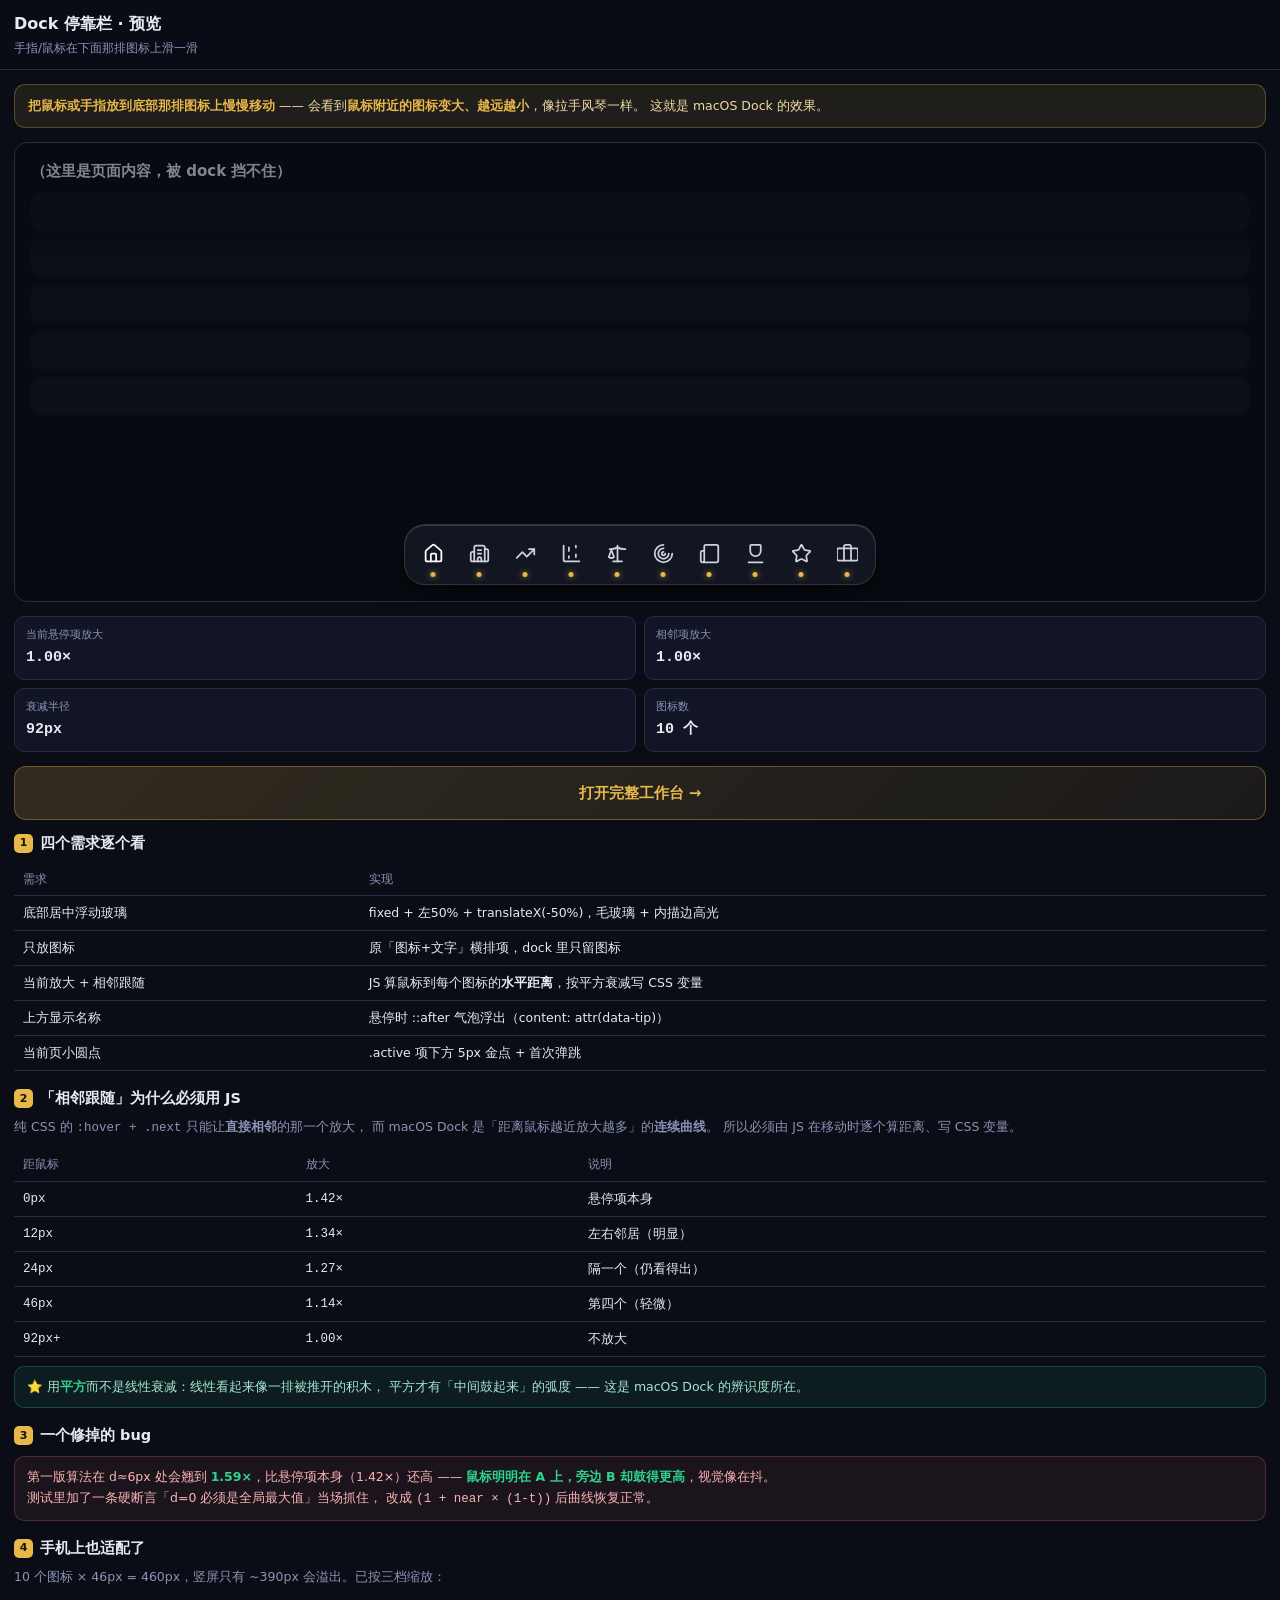
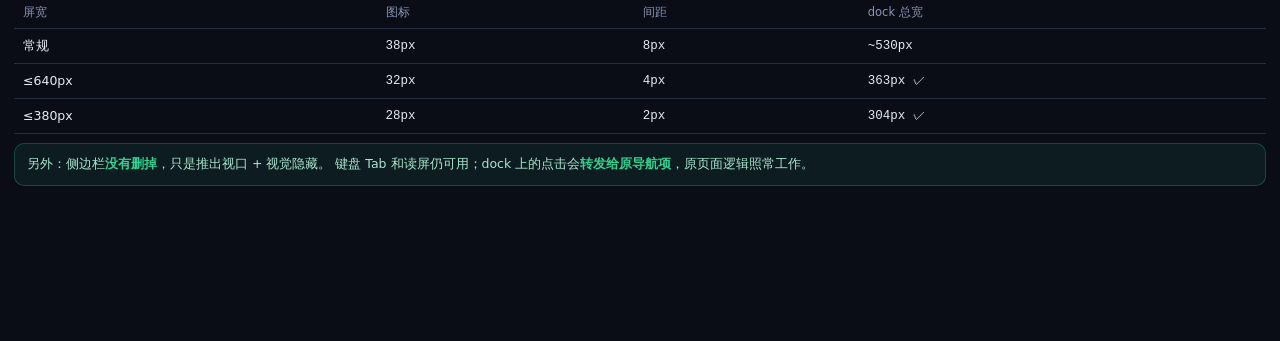
<file: dock-preview.html>
<!DOCTYPE html>
<html lang="zh-CN">
<head>
<meta charset="UTF-8">
<meta name="viewport" content="width=device-width,initial-scale=1,viewport-fit=cover">
<meta name="theme-color" content="#0a0d16">
<title>Dock 停靠栏 · 预览</title>
<style>
*{box-sizing:border-box;margin:0;padding:0;-webkit-tap-highlight-color:transparent}
:root{
  --bg:#0a0d16;--surf:#111525;--surf2:#161d31;--line:#242c42;
  --txt:#e8eaf2;--sub:#8b93b5;--gold:#e8b84b;
  --dock-icon:38px;--dock-gap:8px;--dock-pad:9px;--dock-radius:21px;
  --dock-amp:1.42;--dock-falloff:92px;--dock-near:0.62;
}
body{background:var(--bg);color:var(--txt);
  font:15px/1.6 -apple-system,"Segoe UI",system-ui,"PingFang SC",sans-serif;
  padding:0 0 calc(var(--dock-icon) + 90px) env(safe-area-inset-bottom)}
.hd{position:sticky;top:0;z-index:20;background:rgba(10,13,22,.94);
  backdrop-filter:blur(14px);-webkit-backdrop-filter:blur(14px);
  padding:calc(env(safe-area-inset-top) + 11px) 14px 11px;border-bottom:1px solid var(--line)}
.hd h1{font-size:16px;font-weight:600}
.hd p{font-size:12px;color:var(--sub);margin-top:2px}
.wrap{padding:14px}
.tip{background:rgba(232,184,75,.1);border:1px solid rgba(232,184,75,.28);
  border-radius:11px;padding:11px 13px;font-size:12.5px;color:#f0d9a8;margin-bottom:14px;line-height:1.65}
.tip b{color:var(--gold)}
/* 演示区 */
.stage{background:#070a10;border:1px solid var(--line);border-radius:13px;
  position:relative;height:min(58vh,460px);overflow:hidden;margin-bottom:14px}
.fake{position:absolute;inset:0;padding:16px;opacity:.55}
.fake h4{font-size:15px;margin-bottom:10px}
.fcard{height:38px;background:rgba(255,255,255,.04);border-radius:9px;margin-bottom:8px}
/* ══ 真正的 dock ══ */
.mac-dock{
  position:absolute;left:50%;bottom:16px;transform:translateX(-50%);
  display:flex;align-items:flex-end;gap:var(--dock-gap);
  padding:var(--dock-pad) var(--dock-pad) calc(var(--dock-pad) + 3px);
  background:rgba(28,32,44,.62);
  backdrop-filter:blur(22px) saturate(180%);-webkit-backdrop-filter:blur(22px) saturate(180%);
  border:1px solid rgba(255,255,255,.13);border-radius:var(--dock-radius);
  box-shadow:0 12px 32px rgba(0,0,0,.38),0 2px 8px rgba(0,0,0,.22),
             inset 0 1px 0 rgba(255,255,255,.14);
  z-index:10;
}
.md-item{
  --dock-scale:1;position:relative;width:var(--dock-icon);height:var(--dock-icon);
  flex:none;display:grid;place-items:center;border-radius:12px;cursor:pointer;
  transform:scale(var(--dock-scale));transform-origin:center bottom;
  transition:transform .16s cubic-bezier(.22,1,.36,1);
  opacity:1;will-change:transform;
}
.md-item>svg{width:21px;height:21px;pointer-events:none;color:#cdd3de;
  stroke:currentColor;fill:none;stroke-width:2;stroke-linecap:round;stroke-linejoin:round;
  transition:color .16s}
.md-item:hover>svg,.md-item.active>svg{color:#fff}
.md-item::after{
  content:attr(data-tip);position:absolute;left:50%;bottom:calc(100% + 13px);
  transform:translateX(-50%) translateY(5px) scale(.94);
  padding:5px 11px;border-radius:8px;white-space:nowrap;
  font-size:12.5px;font-weight:500;color:#f2f4f8;
  background:rgba(20,24,34,.92);backdrop-filter:blur(10px);
  border:1px solid rgba(255,255,255,.12);box-shadow:0 6px 18px rgba(0,0,0,.34);
  opacity:0;visibility:hidden;pointer-events:none;
  transition:opacity .16s ease,transform .18s cubic-bezier(.22,1,.36,1),visibility .16s;
}
.md-item::before{
  content:'';position:absolute;left:50%;bottom:calc(100% + 8px);
  transform:translateX(-50%) translateY(5px);width:6px;height:6px;
  background:rgba(20,24,34,.92);border-right:1px solid rgba(255,255,255,.12);
  border-bottom:1px solid rgba(255,255,255,.12);rotate:45deg;
  opacity:0;visibility:hidden;pointer-events:none;
  transition:opacity .16s ease,transform .18s cubic-bezier(.22,1,.36,1),visibility .16s;
}
.md-item:hover::after,.md-item:hover::before{
  opacity:1;visibility:visible;transform:translateX(-50%) translateY(0) scale(1)}
.md-item:hover::before{transform:translateX(-50%) translateY(0)}
.md-dot{position:absolute;left:50%;bottom:-5px;transform:translateX(-50%);
  width:5px;height:5px;border-radius:50%;background:var(--gold);
  box-shadow:0 0 6px rgba(232,184,75,.75);opacity:1;pointer-events:none}
@keyframes md-dot-pop{0%{transform:translateX(-50%) scale(.2);opacity:0}
  60%{transform:translateX(-50%) scale(1.5);opacity:1}
  100%{transform:translateX(-50%) scale(1);opacity:1}}
.md-item.active .md-dot{animation:md-dot-pop .42s cubic-bezier(.34,1.56,.64,1) both}
/* 说明 */
.sec{margin-bottom:16px}
.sec h2{font-size:14.5px;font-weight:600;margin-bottom:6px;display:flex;align-items:center;gap:7px}
.sec h2 i{background:var(--gold);color:#1a1400;width:19px;height:19px;border-radius:5px;
  display:grid;place-items:center;font-size:11px;font-weight:700;font-style:normal;flex:none}
.sec p{font-size:12.5px;color:var(--sub);line-height:1.75}
table{width:100%;border-collapse:collapse;font-size:12.5px;margin-top:8px}
th,td{text-align:left;padding:7px 9px;border-bottom:1px solid var(--line)}
th{color:var(--sub);font-weight:500;font-size:11.5px}
td.m{font-family:"Cascadia Mono",Consolas,monospace}
.note{background:rgba(52,211,153,.08);border:1px solid rgba(52,211,153,.24);
  border-radius:10px;padding:10px 12px;font-size:12.5px;color:#a8e6cd;margin-top:9px;line-height:1.65}
.note b{color:#2ed591}
.note.warn{background:rgba(248,113,113,.07);border-color:rgba(248,113,113,.24);color:#f8b4b4}
/* 测量 */
.mm{display:grid;grid-template-columns:repeat(2,1fr);gap:8px;margin-bottom:14px}
.mm>div{background:var(--surf);border:1px solid var(--line);border-radius:10px;padding:9px 11px}
.mm span{font-size:11px;color:var(--sub);display:block}
.mm b{font-size:15px;font-family:"Cascadia Mono",monospace;display:block;margin-top:2px}
.go{display:block;text-align:center;padding:14px;border-radius:12px;
  background:linear-gradient(135deg,rgba(232,184,75,.18),rgba(232,184,75,.08));
  border:1px solid rgba(232,184,75,.35);color:var(--gold);text-decoration:none;
  font-size:15px;font-weight:600;margin-bottom:12px}
@media (max-width:640px){
  :root{--dock-icon:32px;--dock-gap:4px;--dock-pad:7px;--dock-radius:18px}
  .md-item>svg{width:18px;height:18px}
  .md-item::after{font-size:11.5px;padding:4px 9px}
}
</style>
</head>
<body>
<div class="hd"><h1>Dock 停靠栏 · 预览</h1><p>手指/鼠标在下面那排图标上滑一滑</p></div>
<div class="wrap">
  <div class="tip">
    <b>把鼠标或手指放到底部那排图标上慢慢移动</b> ——
    会看到<b>鼠标附近的图标变大、越远越小</b>，像拉手风琴一样。
    这就是 macOS Dock 的效果。
  </div>

  <div class="stage">
    <div class="fake">
      <h4>（这里是页面内容，被 dock 挡不住）</h4>
      <div class="fcard"></div><div class="fcard"></div><div class="fcard"></div>
      <div class="fcard"></div><div class="fcard"></div>
    </div>
    <nav class="mac-dock" id="dock" role="navigation" aria-label="主导航"></nav>
  </div>

  <div class="mm">
    <div><span>当前悬停项放大</span><b id="m1">1.00×</b></div>
    <div><span>相邻项放大</span><b id="m2">1.00×</b></div>
    <div><span>衰减半径</span><b>92px</b></div>
    <div><span>图标数</span><b id="m3">—</b></div>
  </div>

  <a class="go" href="https://baobao0933.github.io/finance-workbench/" target="_blank">
    打开完整工作台 →
  </a>

  <div class="sec">
    <h2><i>1</i>四个需求逐个看</h2>
    <table>
      <thead><tr><th>需求</th><th>实现</th></tr></thead>
      <tbody>
        <tr><td>底部居中浮动玻璃</td><td>fixed + 左50% + translateX(-50%)，毛玻璃 + 内描边高光</td></tr>
        <tr><td>只放图标</td><td>原「图标+文字」横排项，dock 里只留图标</td></tr>
        <tr><td>当前放大 + 相邻跟随</td><td>JS 算鼠标到每个图标的<b>水平距离</b>，按平方衰减写 CSS 变量</td></tr>
        <tr><td>上方显示名称</td><td>悬停时 ::after 气泡浮出（content: attr(data-tip)）</td></tr>
        <tr><td>当前页小圆点</td><td>.active 项下方 5px 金点 + 首次弹跳</td></tr>
      </tbody>
    </table>
  </div>

  <div class="sec">
    <h2><i>2</i>「相邻跟随」为什么必须用 JS</h2>
    <p>纯 CSS 的 <code>:hover + .next</code> 只能让<b>直接相邻</b>的那一个放大，
    而 macOS Dock 是「距离鼠标越近放大越多」的<b>连续曲线</b>。
    所以必须由 JS 在移动时逐个算距离、写 CSS 变量。</p>
    <table>
      <thead><tr><th>距鼠标</th><th>放大</th><th>说明</th></tr></thead>
      <tbody>
        <tr><td class="m">0px</td><td class="m">1.42×</td><td>悬停项本身</td></tr>
        <tr><td class="m">12px</td><td class="m">1.34×</td><td>左右邻居（明显）</td></tr>
        <tr><td class="m">24px</td><td class="m">1.27×</td><td>隔一个（仍看得出）</td></tr>
        <tr><td class="m">46px</td><td class="m">1.14×</td><td>第四个（轻微）</td></tr>
        <tr><td class="m">92px+</td><td class="m">1.00×</td><td>不放大</td></tr>
      </tbody>
    </table>
    <div class="note">⭐ 用<b>平方</b>而不是线性衰减：线性看起来像一排被推开的积木，
    平方才有「中间鼓起来」的弧度 —— 这是 macOS Dock 的辨识度所在。</div>
  </div>

  <div class="sec">
    <h2><i>3</i>一个修掉的 bug</h2>
    <div class="note warn">
      第一版算法在 d≈6px 处会翘到 <b>1.59×</b>，比悬停项本身（1.42×）还高 ——
      <b>鼠标明明在 A 上，旁边 B 却鼓得更高</b>，视觉像在抖。<br>
      测试里加了一条硬断言「d=0 必须是全局最大值」当场抓住，
      改成 <code>(1 + near × (1-t))</code> 后曲线恢复正常。
    </div>
  </div>

  <div class="sec">
    <h2><i>4</i>手机上也适配了</h2>
    <p>10 个图标 × 46px = 460px，竖屏只有 ~390px 会溢出。已按三档缩放：</p>
    <table>
      <thead><tr><th>屏宽</th><th>图标</th><th>间距</th><th>dock 总宽</th></tr></thead>
      <tbody>
        <tr><td>常规</td><td class="m">38px</td><td class="m">8px</td><td class="m">~530px</td></tr>
        <tr><td>≤640px</td><td class="m">32px</td><td class="m">4px</td><td class="m">363px ✓</td></tr>
        <tr><td>≤380px</td><td class="m">28px</td><td class="m">2px</td><td class="m">304px ✓</td></tr>
      </tbody>
    </table>
    <div class="note">另外：侧边栏<b>没有删掉</b>，只是推出视口 + 视觉隐藏。
    键盘 Tab 和读屏仍可用；dock 上的点击会<b>转发给原导航项</b>，原页面逻辑照常工作。</div>
  </div>
</div>

<script>
var ICONS=[
 {n:'工作台首页',p:'M15 21v-8a1 1 0 0 0-1-1h-4a1 1 0 0 0-1 1v8|M3 10a2 2 0 0 1 .709-1.528l7-6a2 2 0 0 1 2.582 0l7 6A2 2 0 0 1 21 10v9a2 2 0 0 1-2 2H5a2 2 0 0 1-2-2z'},
 {n:'行业板块',p:'M10 12h4|M10 8h4|M14 21v-3a2 2 0 0 0-4 0v3|M6 10H4a2 2 0 0 0-2 2v7a2 2 0 0 0 2 2h16a2 2 0 0 0 2-2V9a2 2 0 0 0-2-2h-2|M6 21V5a2 2 0 0 1 2-2h8a2 2 0 0 1 2 2v16'},
 {n:'资金流向',p:'M16 7h6v6|m22 7-8.5 8.5-5-5L2 17'},
 {n:'走势分析',p:'M9 5v4|M9 15v2|M17 3v2|M17 13v3|M3 3v16a2 2 0 0 0 2 2h16'},
 {n:'期货市场',p:'M12 3v18|M3 7h1a17 17 0 0 0 8-2 17 17 0 0 0 8 2h1|m5 8 3 8a5 5 0 0 1-6 0z|M7 21h10'},
 {n:'重点关注',p:'M12 2a10 10 0 1 0 10 10|M12 6a6 6 0 1 0 6 6|M12 10a2 2 0 1 0 2 2'},
 {n:'财经要闻',p:'M4 22h16a2 2 0 0 0 2-2V4a2 2 0 0 0-2-2H8a2 2 0 0 0-2 2v16a2 2 0 0 1-4 0v-9a2 2 0 0 1 2-2h2'},
 {n:'龙虎榜',p:'M4 22h16|M6 9a6 6 0 0 0 12 0V3a1 1 0 0 0-1-1H7a1 1 0 0 0-1 1z'},
 {n:'自选股票',p:'M11.525 2.295a.53.53 0 0 1 .95 0l2.31 4.679a2.123 2.123 0 0 0 1.595 1.16l5.166.756a.53.53 0 0 1 .294.904l-3.736 3.638a2.123 2.123 0 0 0-.611 1.878l.882 5.14a.53.53 0 0 1-.771.56l-4.618-2.428a2.122 2.122 0 0 0-1.973 0L6.396 21.01a.53.53 0 0 1-.77-.56l.881-5.139a2.122 2.122 0 0 0-.611-1.879L2.16 9.795a.53.53 0 0 1 .294-.906l5.165-.755a2.122 2.122 0 0 0 1.597-1.16z'},
 {n:'持仓股',p:'M16 20V4a2 2 0 0 0-2-2h-4a2 2 0 0 0-2 2v16|M2 6h20a2 2 0 0 1 2 2v10a2 2 0 0 1-2 2H2a2 2 0 0 1-2-2V8a2 2 0 0 1 2-2z'}
];
var dock=document.getElementById('dock');
ICONS.forEach(function(it,i){
  var d=document.createElement('div');
  d.className='md-item'+(i===0?' active':'');
  d.setAttribute('data-tip',it.n);
  d.setAttribute('role','button');d.setAttribute('tabindex','0');
  d.setAttribute('aria-label',it.n);
  var s='<svg viewBox="0 0 24 24">';
  it.p.split('|').forEach(function(seg){s+='<path d="'+seg+'"/>'});
  s+='</svg>';
  d.innerHTML=s+'<span class="md-dot"></span>';
  d.addEventListener('click',function(){
    document.querySelectorAll('.md-item').forEach(function(x){x.classList.remove('active')});
    d.classList.add('active');
  });
  dock.appendChild(d);
});
document.getElementById('m3').textContent=ICONS.length+' 个';

/* ⭐ 距离衰减（与线上实现完全一致）*/
var AMP=1.42,FALL=92,NEAR=0.62,IDLE=1.0;
function scaleAt(d){
  if(d<=0)return AMP;
  if(d>=FALL)return IDLE;
  var t=1-d/FALL;
  return IDLE+(AMP-IDLE)*t*t*(1+NEAR*(1-t));
}
var raf=0,px=null,last=-1;
function flush(){
  raf=0;
  if(px===null)return;
  var its=dock.querySelectorAll('.md-item'),n=0;
  for(var i=0;i<its.length;i++){
    var r=its[i].getBoundingClientRect();
    var cx=r.left+r.width/2;
    var v=scaleAt(Math.abs(px-cx));
    its[i].style.setProperty('--dock-scale',v.toFixed(3));
  }
  document.getElementById('m1').textContent=scaleAt(0).toFixed(2)+'×';
  document.getElementById('m2').textContent=scaleAt(12).toFixed(2)+'×';
}
dock.addEventListener('mousemove',function(e){
  px=e.clientX;state_resizes=1;
  if(Math.abs(e.clientX-last)<1)return;
  last=e.clientX;px=e.clientX;
  if(!raf)raf=requestAnimationFrame(flush);
},{passive:true});
dock.addEventListener('mouseleave',function(){
  last=-1;px=null;
  dock.querySelectorAll('.md-item').forEach(function(x){
    x.style.setProperty('--dock-scale','1')});
});
dock.addEventListener('touchmove',function(e){
  var t=e.touches&&e.touches[0];
  if(t){px=t.clientX;if(!raf)raf=requestAnimationFrame(flush);}
},{passive:true});
dock.addEventListener('touchend',function(){
  dock.querySelectorAll('.md-item').forEach(function(x){
    x.style.setProperty('--dock-scale','1')});
},{passive:true});
</script>
</body>
</html>
</file>
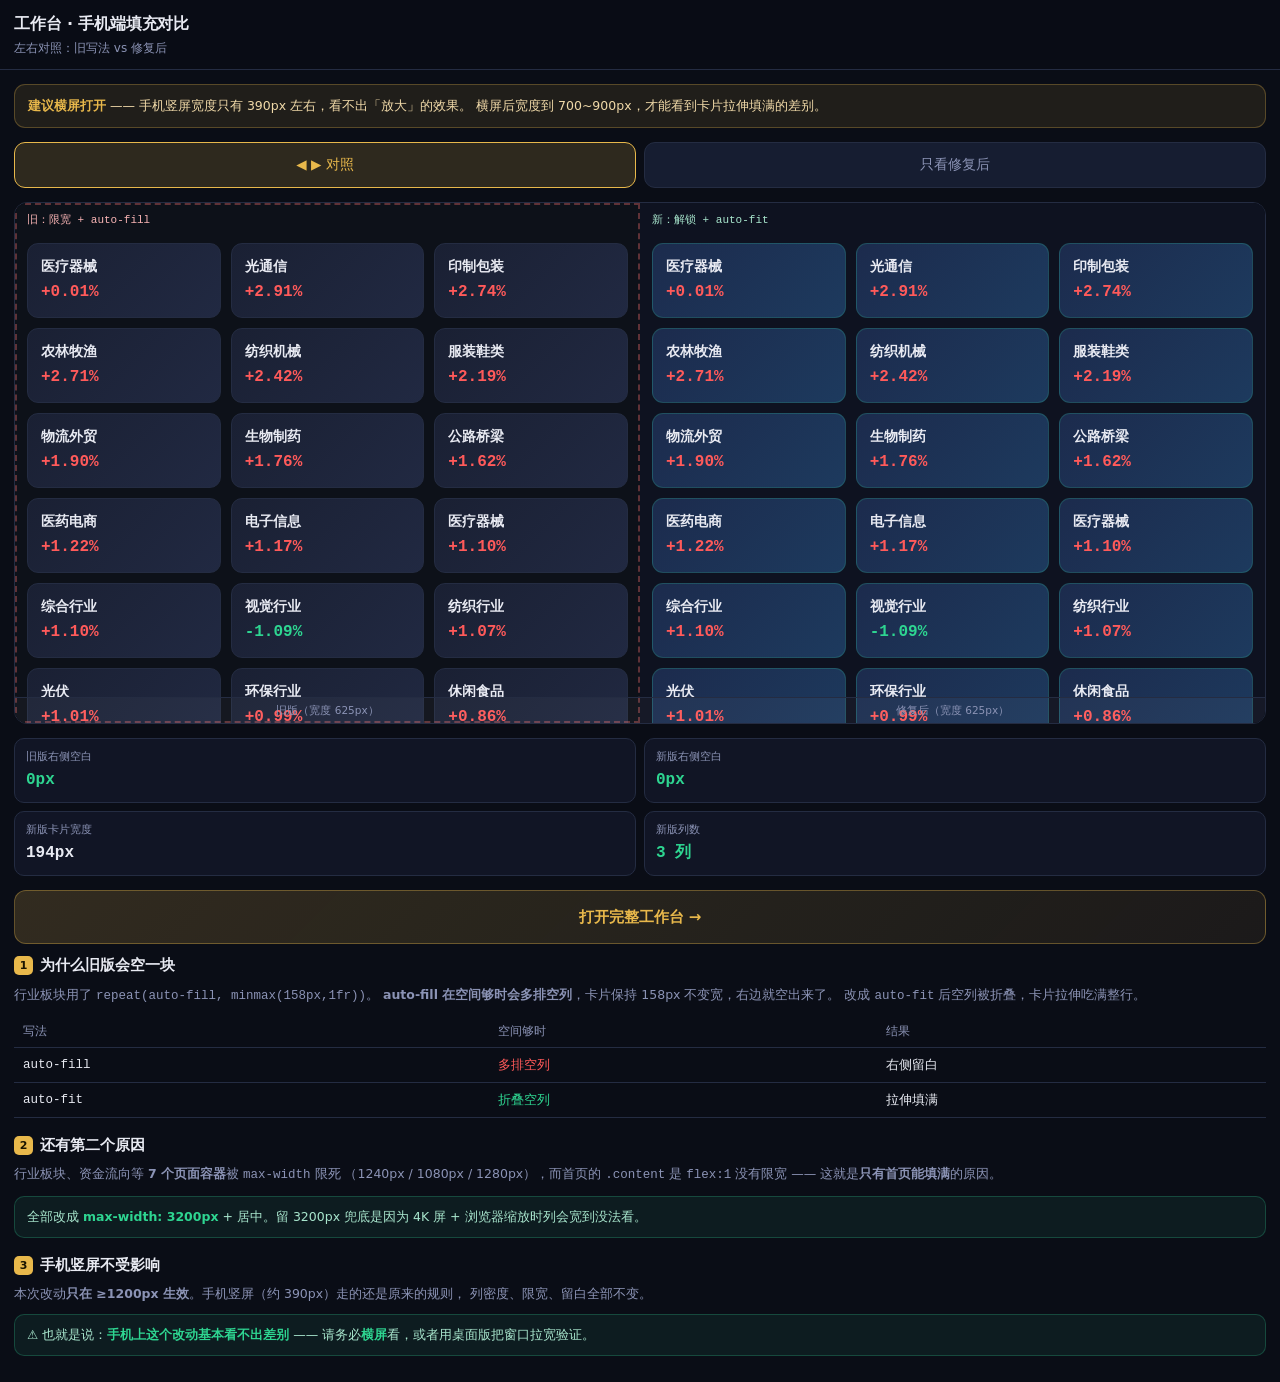
<file: fluid-fill-preview.html>
<!DOCTYPE html>
<html lang="zh-CN">
<head>
<meta charset="UTF-8">
<meta name="viewport" content="width=device-width,initial-scale=1,viewport-fit=cover">
<meta name="theme-color" content="#0a0d16">
<title>工作台 · 手机端对比</title>
<style>
*{box-sizing:border-box;margin:0;padding:0;-webkit-tap-highlight-color:transparent}
:root{
  --bg:#0a0d16;--surf:#111525;--surf2:#161d31;--line:#242c42;
  --txt:#e8eaf2;--sub:#8b93b5;--gold:#e8b84b;--up:#ff5a5a;--dn:#2ed591;
}
body{background:var(--bg);color:var(--txt);
  font:15px/1.6 -apple-system,"Segoe UI",system-ui,"PingFang SC",sans-serif;
  padding:0 0 env(safe-area-inset-bottom)}
.hd{position:sticky;top:0;z-index:20;background:rgba(10,13,22,.94);
  backdrop-filter:blur(14px);-webkit-backdrop-filter:blur(14px);
  padding:calc(env(safe-area-inset-top) + 11px) 14px 11px;
  border-bottom:1px solid var(--line)}
.hd h1{font-size:16px;font-weight:600;letter-spacing:-.01em}
.hd p{font-size:12px;color:var(--sub);margin-top:2px}
.wrap{padding:14px}
/* 提示 */
.tip{background:rgba(232,184,75,.1);border:1px solid rgba(232,184,75,.28);
  border-radius:11px;padding:11px 13px;font-size:12.5px;color:#f0d9a8;margin-bottom:14px;line-height:1.65}
.tip b{color:var(--gold)}
/* 开关 */
.sw{display:flex;gap:8px;margin-bottom:14px}
.sw button{flex:1;padding:11px 8px;border-radius:11px;font:inherit;font-size:13.5px;
  font-weight:500;cursor:pointer;border:1px solid var(--line);
  background:var(--surf2);color:var(--sub);transition:all .15s}
.sw button.on{background:rgba(232,184,75,.16);border-color:var(--gold);color:var(--gold)}
/* 模拟窗口：宽度=真实屏幕宽 */
.stage{background:#070a10;border:1px solid var(--line);border-radius:13px;
  overflow:hidden;margin-bottom:14px;position:relative}
.vp{position:relative;overflow:hidden;background:#0b0f18;
  height:min(62vh,520px)}
.win{position:absolute;left:0;top:0;height:100%}
.win.old{background:#0d1119}
.win.old::after{content:'';position:absolute;inset:0;border:2px dashed rgba(248,113,113,.35);pointer-events:none}
.win.new{background:#0e1220}
.win.old::before,.win.new::before{content:attr(data-l);position:absolute;top:9px;left:12px;
  font-size:11px;font-family:"Cascadia Mono",monospace;z-index:3}
.win.old::before{color:#f8b4b4}
.win.new::before{color:#a8e6cd}
.tb{position:absolute;bottom:0;left:0;right:0;height:26px;background:rgba(255,255,255,.03);
  border-top:1px solid var(--line);display:flex;align-items:center;justify-content:center;
  font-size:10.5px;color:var(--sub);z-index:2}
/* 页面 */
.pg{position:absolute;top:40px;bottom:34px;left:12px;right:12px}
.pg-old .sec-wrap{max-width:1240px}
.pg-old .sec-grid{display:grid;grid-template-columns:repeat(auto-fill,minmax(158px,1fr));gap:10px}
.pg-new .sec-wrap{max-width:3200px;margin:0 auto;width:100%}
.pg-new .sec-grid{display:grid;grid-template-columns:repeat(auto-fit,minmax(158px,1fr));gap:10px}
.cell{background:linear-gradient(135deg,#1a2033,#212942);border:1px solid var(--line);
  border-radius:11px;padding:11px 13px;min-width:0}
.pg-new .cell{background:linear-gradient(135deg,#1c2b4d,#1d3a5e);border-color:rgba(52,211,153,.2)}
.cell b{display:block;font-size:14px;font-weight:600;white-space:nowrap;overflow:hidden;text-overflow:ellipsis}
.cell span{display:block;font-size:16px;font-weight:800;margin-top:3px;
  font-family:"Cascadia Mono",monospace}
/* 空位标注 */
.gap{position:absolute;top:40px;bottom:34px;
  background:repeating-linear-gradient(45deg,rgba(248,113,113,.12),rgba(248,113,113,.12) 8px,transparent 8px,transparent 16px);
  border-left:1px dashed rgba(248,113,113,.5);display:flex;align-items:center;
  justify-content:center;font-size:10.5px;color:#f8b4b4;writing-mode:vertical-rl;letter-spacing:2px;z-index:2}
/* 测量条 */
.mm{display:grid;grid-template-columns:repeat(2,1fr);gap:8px;margin-bottom:14px}
.mm>div{background:var(--surf);border:1px solid var(--line);border-radius:10px;padding:9px 11px}
.mm span{font-size:11px;color:var(--sub);display:block}
.mm b{font-size:16px;font-family:"Cascadia Mono",monospace;display:block;margin-top:2px}
/* 信息卡 */
.sec{margin-bottom:16px}
.sec h2{font-size:14.5px;font-weight:600;margin-bottom:6px;display:flex;align-items:center;gap:7px}
.sec h2 i{background:var(--gold);color:#1a1400;width:19px;height:19px;border-radius:5px;
  display:grid;place-items:center;font-size:11px;font-weight:700;font-style:normal;flex:none}
.sec p{font-size:12.5px;color:var(--sub);line-height:1.7}
table{width:100%;border-collapse:collapse;font-size:12.5px;margin-top:8px}
th,td{text-align:left;padding:7px 9px;border-bottom:1px solid var(--line)}
th{color:var(--sub);font-weight:500;font-size:11.5px}
td.m{font-family:"Cascadia Mono",Consolas,monospace;font-variant-numeric:tabular-nums}
.note{background:rgba(52,211,153,.08);border:1px solid rgba(52,211,153,.24);
  border-radius:10px;padding:10px 12px;font-size:12.5px;color:#a8e6cd;margin-top:9px;line-height:1.65}
.note b{color:var(--dn)}
/* 主页入口 */
.go{display:block;text-align:center;padding:14px;border-radius:12px;
  background:linear-gradient(135deg,rgba(232,184,75,.18),rgba(232,184,75,.08));
  border:1px solid rgba(232,184,75,.35);color:var(--gold);text-decoration:none;
  font-size:15px;font-weight:600;margin-bottom:10px}
</style>
</head>
<body>
<div class="hd">
  <h1>工作台 · 手机端填充对比</h1>
  <p>左右对照：旧写法 vs 修复后</p>
</div>
<div class="wrap">
  <div class="tip">
    <b>建议横屏打开</b> —— 手机竖屏宽度只有 390px 左右，看不出「放大」的效果。
    横屏后宽度到 700~900px，才能看到卡片拉伸填满的差别。
  </div>

  <div class="sw">
    <button id="b1" class="on" onclick="mode(1)">◀ ▶ 对照</button>
    <button id="b2" onclick="mode(2)">只看修复后</button>
  </div>

  <div class="stage">
    <div class="vp">
      <div class="win old" id="wOld" data-l="旧：限宽 + auto-fill">
        <div class="pg pg-old"><div class="sec-wrap"><div class="sec-grid" id="gOld"></div></div></div>
        <div class="gap" id="gap">空出来的位置</div>
        <div class="tb" id="tb1">旧版</div>
      </div>
      <div class="win new" id="wNew" data-l="新：解锁 + auto-fit">
        <div class="pg pg-new"><div class="sec-wrap"><div class="sec-grid" id="gNew"></div></div></div>
        <div class="tb" id="tb2">修复后</div>
      </div>
    </div>
  </div>

  <div class="mm">
    <div><span>旧版右侧空白</span><b id="m1">—</b></div>
    <div><span>新版右侧空白</span><b id="m2">—</b></div>
    <div><span>新版卡片宽度</span><b id="m3">—</b></div>
    <div><span>新版列数</span><b id="m4">—</b></div>
  </div>

  <a class="go" href="https://baobao0933.github.io/finance-workbench/" target="_blank">
    打开完整工作台 →
  </a>

  <div class="sec">
    <h2><i>1</i>为什么旧版会空一块</h2>
    <p>行业板块用了 <code>repeat(auto-fill, minmax(158px,1fr))</code>。
    <b>auto-fill 在空间够时会多排空列</b>，卡片保持 158px 不变宽，右边就空出来了。
    改成 <code>auto-fit</code> 后空列被折叠，卡片拉伸吃满整行。</p>
    <table>
      <thead><tr><th>写法</th><th>空间够时</th><th>结果</th></tr></thead>
      <tbody>
        <tr><td class="m">auto-fill</td><td style="color:var(--up)">多排空列</td><td>右侧留白</td></tr>
        <tr><td class="m">auto-fit</td><td style="color:var(--dn)">折叠空列</td><td>拉伸填满</td></tr>
      </tbody>
    </table>
  </div>

  <div class="sec">
    <h2><i>2</i>还有第二个原因</h2>
    <p>行业板块、资金流向等 <b>7 个页面容器</b>被 <code>max-width</code> 限死
    （1240px / 1080px / 1280px），而首页的 <code>.content</code> 是 <code>flex:1</code>
    没有限宽 —— 这就是<b>只有首页能填满</b>的原因。</p>
    <div class="note">全部改成 <b>max-width: 3200px</b> + 居中。留 3200px 兜底是因为
    4K 屏 + 浏览器缩放时列会宽到没法看。</div>
  </div>

  <div class="sec">
    <h2><i>3</i>手机竖屏不受影响</h2>
    <p>本次改动<b>只在 ≥1200px 生效</b>。手机竖屏（约 390px）走的还是原来的规则，
    列密度、限宽、留白全部不变。</p>
    <div class="note">⚠️ 也就是说：<b>手机上这个改动基本看不出差别</b> ——
    请务必<b>横屏</b>看，或者用桌面版把窗口拉宽验证。</div>
  </div>
</div>

<script>
var NAMES=['医疗器械','光通信','印制包装','农林牧渔','纺织机械','服装鞋类',
'物流外贸','生物制药','公路桥梁','医药电商','电子信息','医疗器械',
'综合行业','视觉行业','纺织行业','光伏','环保行业','休闲食品',
'酒店旅游','文化传媒','影视院线','交通运输','船舶制造','汽车零部件','电源设备',
'航天航空','医疗器械','开关区','电子元件','飞机'];
var PCT=['+0.01','+2.91','+2.74','+2.71','+2.42','+2.19','+1.90','+1.76','+1.62','+1.22',
'+1.17','+1.10','+1.10','-1.09','+1.07','+1.01','+0.99','+0.86','+0.81','+0.80',
'+0.78','+0.78','+0.77','+0.66','+0.62','+0.61','+0.60','+0.54','+0.45','+0.37',
'+0.33','+0.25','+0.20','+0.12'];
function fill(id){
  var g=document.getElementById(id);g.innerHTML='';
  for(var i=0;i<24;i++){
    var d=document.createElement('div');d.className='cell';
    var up=PCT[i].charAt(0)!=='-';
    d.innerHTML='<b>'+NAMES[i]+'</b><span style="color:'+(up?'var(--up)':'var(--dn)')+'">'+PCT[i]+'%</span>';
    g.appendChild(d);
  }
}
fill('gOld');fill('gNew');

function gapOf(gridId,wrapSel){
  var w=document.querySelector(wrapSel),g=document.getElementById(gridId);
  if(!w||!g) return 0;
  return Math.round(w.getBoundingClientRect().right-g.getBoundingClientRect().right);
}
function cellW(gridId){
  var c=document.querySelectorAll('#'+gridId+' .cell');
  return c.length?Math.round(c[0].getBoundingClientRect().width):0;
}
function upd(){
  var vp=document.querySelector('.vp').getBoundingClientRect().width;
  var split=Math.floor(vp/2);
  document.getElementById('wOld').style.width=split+'px';
  document.getElementById('wNew').style.width=split+'px';
  document.getElementById('wNew').style.left=split+'px';
  document.getElementById('tb1').textContent='旧版（宽度 '+split+'px）';
  document.getElementById('tb2').textContent='修复后（宽度 '+split+'px）';
  setTimeout(function(){
    var go=gapOf('gOld','.pg-old .sec-wrap');
    var gn=gapOf('gNew','.pg-new .sec-wrap');
    var cm=cellW('gNew');
    var gc=document.getElementById('gNew').getBoundingClientRect().width;
    var cols=cm?Math.round(gc/(cm+10)):0;
    var gp=document.getElementById('gap');
    if(go>14){gp.style.display='flex';gp.style.left=(document.querySelector('.pg-old .sec-wrap').getBoundingClientRect().width+document.querySelector('.pg-old .sec-wrap').getBoundingClientRect().left+14)+'px';gp.style.width=(go-14)+'px';}
    else gp.style.display='none';
    var m1=document.getElementById('m1');m1.textContent=Math.max(0,go)+'px';
    m1.style.color=go>14?'var(--up)':'var(--dn)';
    var m2=document.getElementById('m2');m2.textContent=Math.max(0,gn)+'px';
    m2.style.color=gn>14?'var(--up)':'var(--dn)';
    document.getElementById('m3').textContent=cm+'px';
    var m4=document.getElementById('m4');m4.textContent=cols+' 列';
    m4.style.color='var(--dn)';
  },260);
}
function mode(m){
  var vp=document.querySelector('.vp').getBoundingClientRect().width;
  var o=document.getElementById('wOld'),n=document.getElementById('wNew');
  if(m===1){o.style.display='';n.style.left=(vp/2)+'px';n.style.width=(vp/2)+'px';
    document.getElementById('b1').classList.add('on');document.getElementById('b2').classList.remove('on');}
  else{o.style.display='none';n.style.left='0';n.style.width=vp+'px';
    document.getElementById('b2').classList.add('on');document.getElementById('b1').classList.remove('on');}
  setTimeout(upd,40);
}
window.addEventListener('resize',upd);
window.addEventListener('orientationchange',function(){setTimeout(upd,300)});
upd();
</script>
</body>
</html>
</file>
